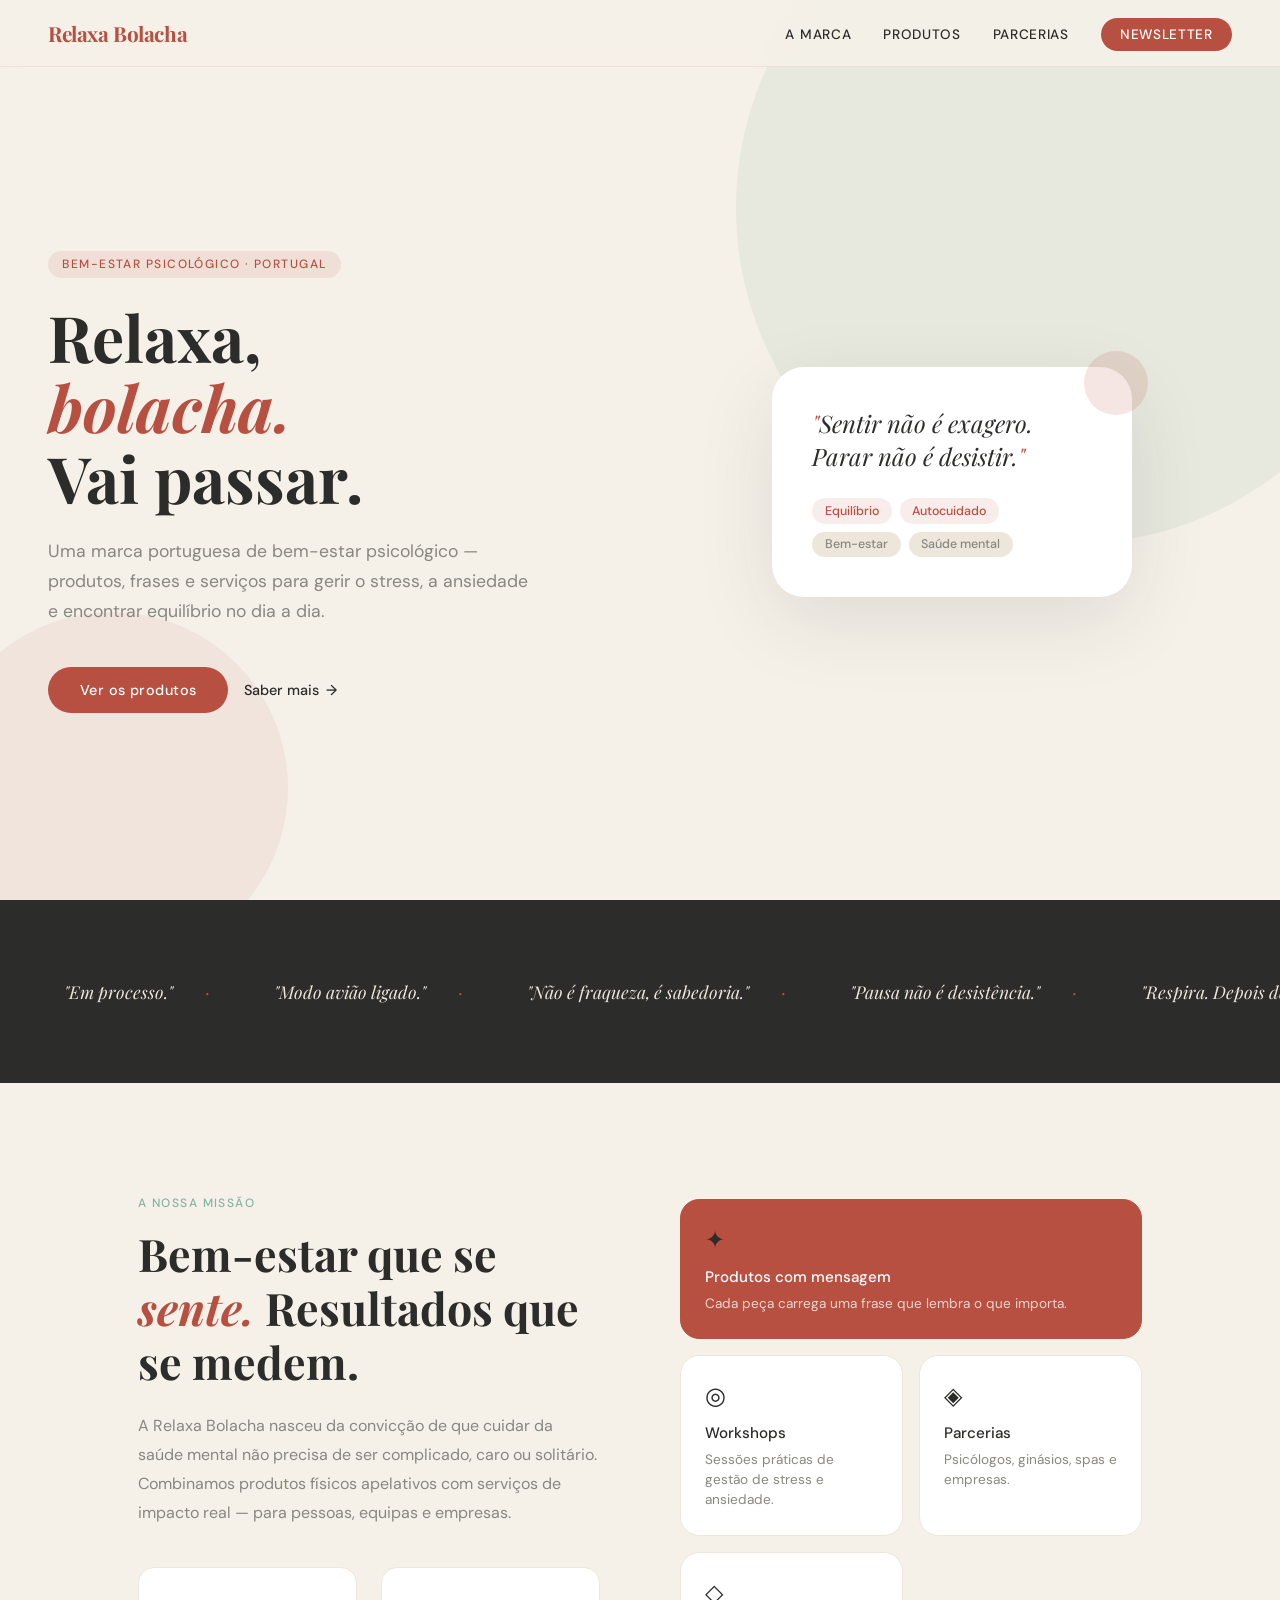
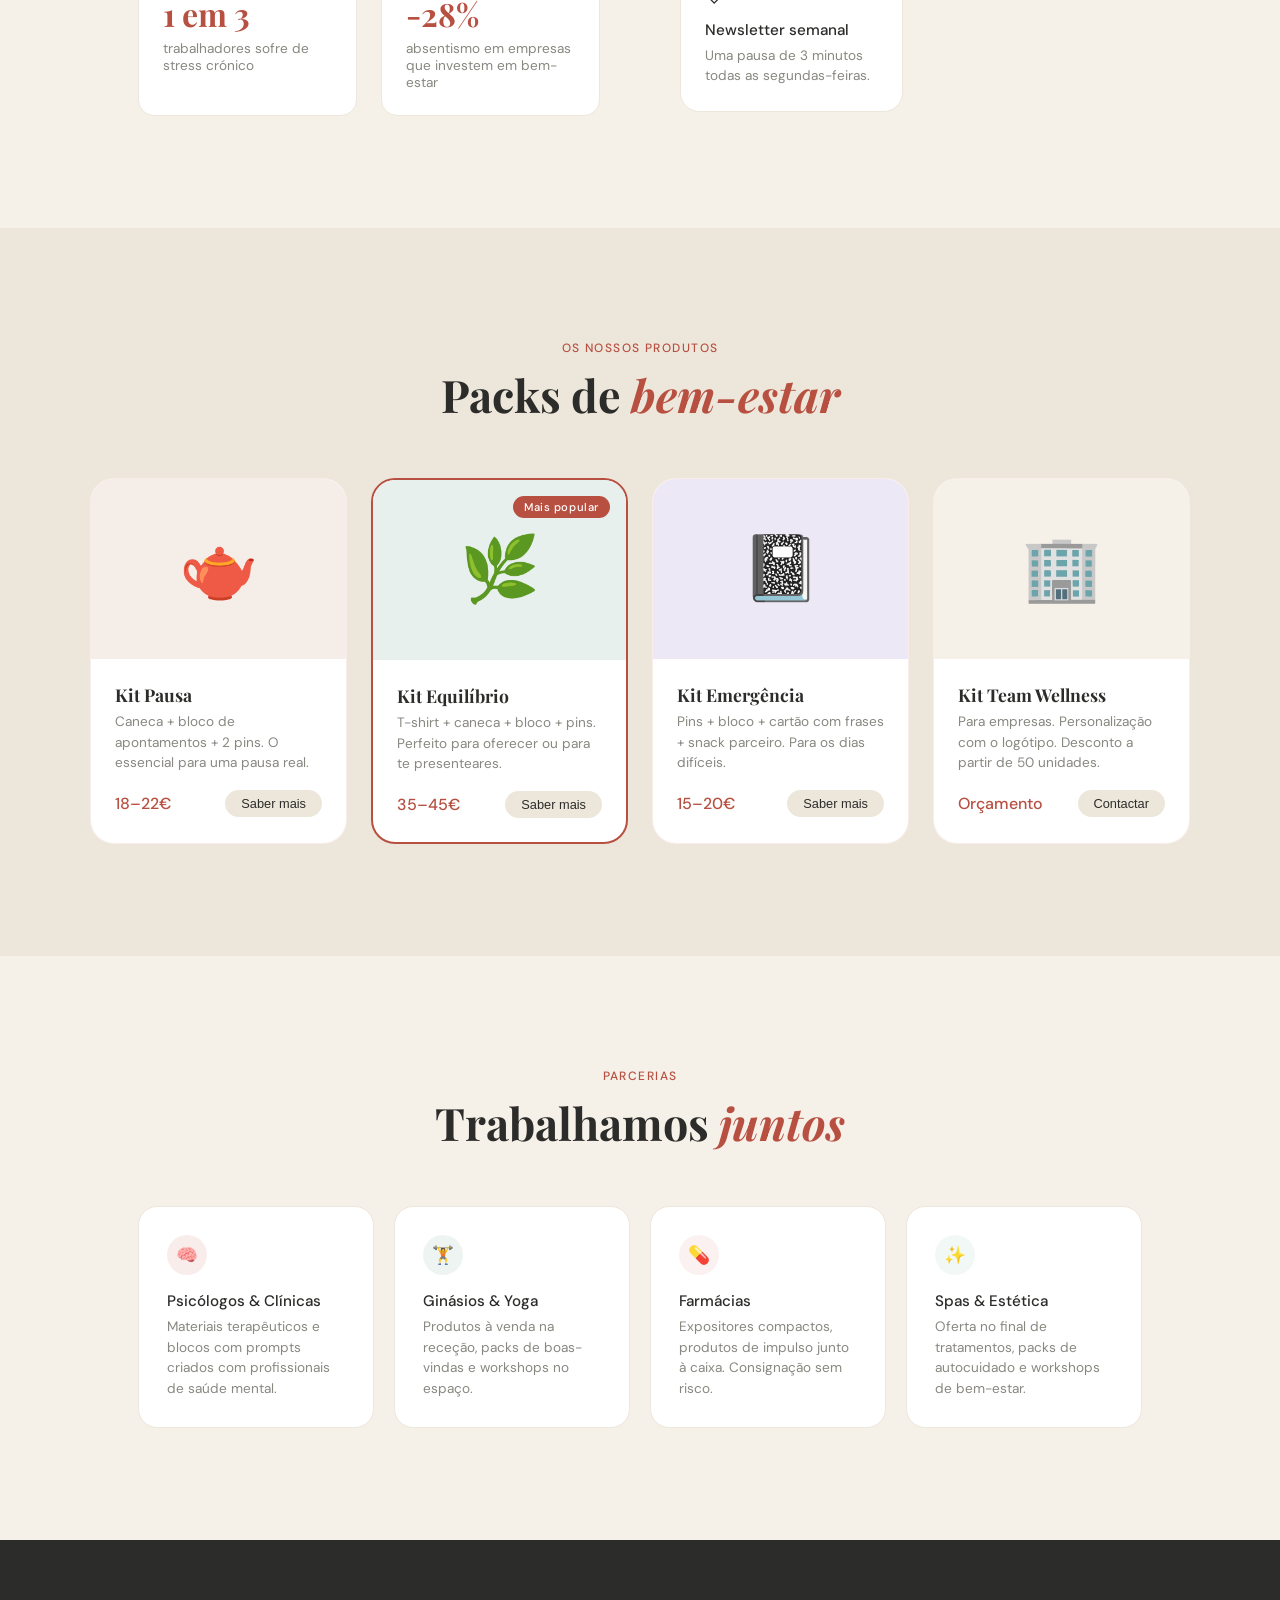
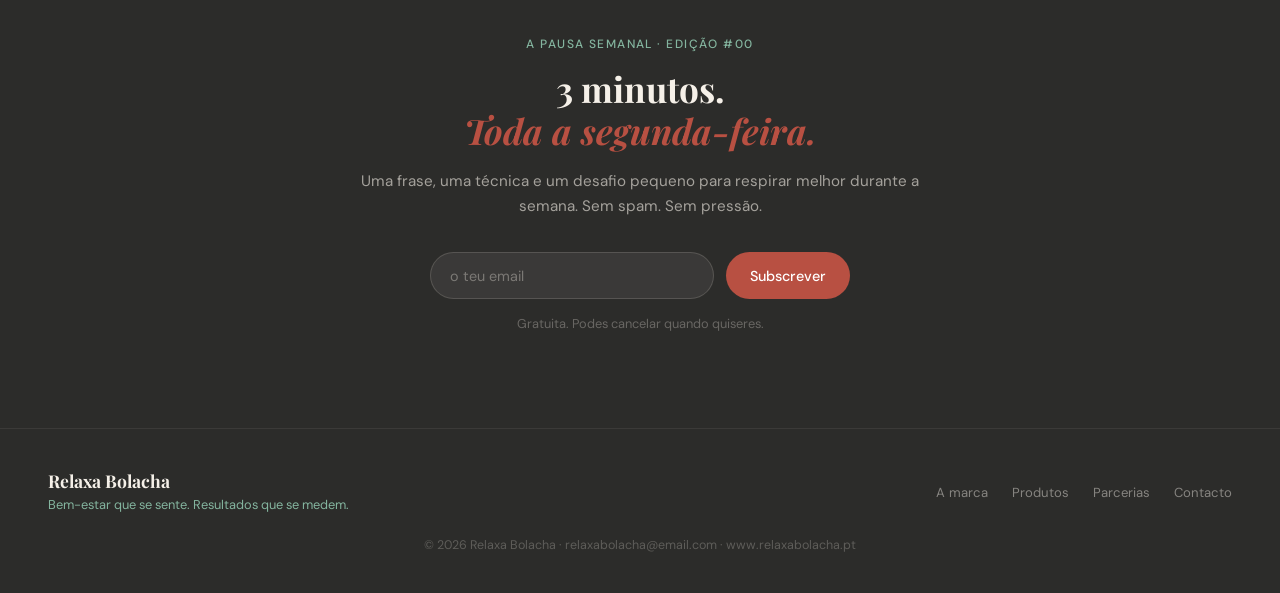
<file: index.html>
<!DOCTYPE html>
<html lang="pt">
<head>
  <meta charset="UTF-8">
  <meta name="viewport" content="width=device-width, initial-scale=1.0">
  <title>Relaxa Bolacha — Bem-estar que se sente</title>
  <link href="https://fonts.googleapis.com/css2?family=Playfair+Display:ital,wght@0,400;0,700;1,400&family=DM+Sans:wght@300;400;500&display=swap" rel="stylesheet">
  <style>
    *, *::before, *::after { box-sizing: border-box; margin: 0; padding: 0; }

    :root {
      --terra:   #B85042;
      --terra2:  #9a3e32;
      --sage:    #84B59F;
      --sage2:   #A7BEAE;
      --cream:   #F5F0E8;
      --cream2:  #EDE7DB;
      --dark:    #2C2C2A;
      --muted:   #888780;
      --white:   #FFFFFF;
    }

    html { scroll-behavior: smooth; }

    body {
      font-family: 'DM Sans', sans-serif;
      background: var(--cream);
      color: var(--dark);
      overflow-x: hidden;
    }

    /* ── NAV ── */
    nav {
      position: fixed; top: 0; left: 0; right: 0; z-index: 100;
      display: flex; align-items: center; justify-content: space-between;
      padding: 1.2rem 3rem;
      background: rgba(245,240,232,0.92);
      backdrop-filter: blur(8px);
      border-bottom: 1px solid rgba(184,80,66,0.1);
    }
    .nav-logo {
      font-family: 'Playfair Display', serif;
      font-size: 1.3rem; font-weight: 700;
      color: var(--terra); letter-spacing: -0.02em;
    }
    .nav-links { display: flex; gap: 2rem; list-style: none; }
    .nav-links a {
      font-size: 0.85rem; font-weight: 500; letter-spacing: 0.05em;
      text-transform: uppercase; color: var(--dark);
      text-decoration: none; transition: color 0.2s;
    }
    .nav-links a:hover { color: var(--terra); }
    .nav-cta {
      background: var(--terra); color: var(--white) !important;
      padding: 0.5rem 1.2rem; border-radius: 2rem;
    }
    .nav-cta:hover { background: var(--terra2); color: var(--white) !important; }

    /* ── HERO ── */
    #hero {
      min-height: 100vh;
      display: grid; grid-template-columns: 1fr 1fr;
      align-items: center;
      padding: 8rem 3rem 4rem;
      gap: 4rem;
      position: relative; overflow: hidden;
    }
    .hero-bg-circle {
      position: absolute; right: -8rem; top: -8rem;
      width: 42rem; height: 42rem; border-radius: 50%;
      background: var(--sage); opacity: 0.12;
      pointer-events: none;
    }
    .hero-bg-circle2 {
      position: absolute; left: -4rem; bottom: -4rem;
      width: 22rem; height: 22rem; border-radius: 50%;
      background: var(--terra); opacity: 0.07;
      pointer-events: none;
    }
    .hero-label {
      display: inline-block;
      font-size: 0.75rem; font-weight: 500; letter-spacing: 0.12em;
      text-transform: uppercase; color: var(--terra);
      background: rgba(184,80,66,0.1);
      padding: 0.35rem 0.9rem; border-radius: 2rem;
      margin-bottom: 1.5rem;
      animation: fadeUp 0.8s ease both;
    }
    .hero-title {
      font-family: 'Playfair Display', serif;
      font-size: clamp(2.8rem, 5vw, 4.2rem);
      line-height: 1.1; font-weight: 700;
      color: var(--dark);
      animation: fadeUp 0.8s 0.1s ease both;
    }
    .hero-title em {
      font-style: italic; color: var(--terra);
    }
    .hero-subtitle {
      margin-top: 1.5rem;
      font-size: 1.1rem; line-height: 1.7; color: var(--muted);
      max-width: 480px;
      animation: fadeUp 0.8s 0.2s ease both;
    }
    .hero-actions {
      display: flex; gap: 1rem; align-items: center;
      margin-top: 2.5rem;
      animation: fadeUp 0.8s 0.3s ease both;
    }
    .btn-primary {
      background: var(--terra); color: var(--white);
      padding: 0.9rem 2rem; border-radius: 2rem;
      font-family: 'DM Sans', sans-serif;
      font-size: 0.9rem; font-weight: 500; letter-spacing: 0.03em;
      border: none; cursor: pointer;
      text-decoration: none; display: inline-block;
      transition: background 0.2s, transform 0.15s;
    }
    .btn-primary:hover { background: var(--terra2); transform: translateY(-1px); }
    .btn-secondary {
      color: var(--dark); font-size: 0.9rem; font-weight: 500;
      text-decoration: none; display: flex; align-items: center; gap: 0.4rem;
      transition: color 0.2s;
    }
    .btn-secondary:hover { color: var(--terra); }
    .btn-secondary::after { content: '→'; }
    .hero-visual {
      display: flex; justify-content: center; align-items: center;
      animation: fadeUp 0.8s 0.2s ease both;
    }
    .hero-card {
      background: var(--white);
      border-radius: 2rem; padding: 2.5rem;
      box-shadow: 0 24px 80px rgba(44,44,42,0.1);
      max-width: 360px; width: 100%;
      position: relative;
    }
    .hero-card-accent {
      position: absolute; top: -1rem; right: -1rem;
      width: 4rem; height: 4rem; border-radius: 50%;
      background: var(--terra); opacity: 0.15;
    }
    .hero-card-quote {
      font-family: 'Playfair Display', serif;
      font-size: 1.5rem; line-height: 1.4;
      color: var(--dark); font-style: italic;
      margin-bottom: 1.5rem;
    }
    .hero-card-quote span { color: var(--terra); }
    .hero-card-tags { display: flex; flex-wrap: wrap; gap: 0.5rem; }
    .tag {
      font-size: 0.78rem; font-weight: 500;
      padding: 0.3rem 0.8rem; border-radius: 2rem;
      background: var(--cream2); color: var(--muted);
    }
    .tag.active { background: rgba(184,80,66,0.1); color: var(--terra); }

    /* ── FRASES ── */
    #frases {
      padding: 5rem 3rem;
      background: var(--dark);
      overflow: hidden;
    }
    .frases-scroll {
      display: flex; gap: 2rem;
      animation: scroll 30s linear infinite;
      width: max-content;
    }
    .frase-item {
      font-family: 'Playfair Display', serif;
      font-size: 1.1rem; font-style: italic;
      color: var(--cream2); white-space: nowrap;
      padding: 0 1rem;
      display: flex; align-items: center; gap: 2rem;
    }
    .frase-item::after {
      content: '·'; color: var(--terra); font-style: normal;
    }
    @keyframes scroll {
      from { transform: translateX(0); }
      to { transform: translateX(-50%); }
    }

    /* ── SOBRE ── */
    #sobre {
      padding: 7rem 3rem;
      display: grid; grid-template-columns: 1fr 1fr;
      gap: 5rem; align-items: center;
      max-width: 1100px; margin: 0 auto;
    }
    .sobre-label {
      font-size: 0.75rem; font-weight: 500; letter-spacing: 0.12em;
      text-transform: uppercase; color: var(--sage);
      margin-bottom: 1rem;
    }
    .sobre-title {
      font-family: 'Playfair Display', serif;
      font-size: clamp(2rem, 3.5vw, 2.8rem);
      line-height: 1.2; font-weight: 700;
    }
    .sobre-title em { font-style: italic; color: var(--terra); }
    .sobre-text {
      margin-top: 1.5rem;
      font-size: 1rem; line-height: 1.8; color: var(--muted);
    }
    .sobre-stats {
      display: grid; grid-template-columns: 1fr 1fr;
      gap: 1.5rem; margin-top: 2.5rem;
    }
    .stat {
      background: var(--white);
      border-radius: 1rem; padding: 1.5rem;
      border: 1px solid var(--cream2);
    }
    .stat-num {
      font-family: 'Playfair Display', serif;
      font-size: 2rem; font-weight: 700; color: var(--terra);
    }
    .stat-label { font-size: 0.85rem; color: var(--muted); margin-top: 0.3rem; }
    .sobre-visual {
      display: grid; grid-template-columns: 1fr 1fr;
      gap: 1rem;
    }
    .sobre-card {
      background: var(--white);
      border-radius: 1.2rem; padding: 1.5rem;
      border: 1px solid var(--cream2);
      transition: transform 0.2s, box-shadow 0.2s;
    }
    .sobre-card:hover { transform: translateY(-3px); box-shadow: 0 12px 40px rgba(44,44,42,0.08); }
    .sobre-card:first-child {
      grid-column: 1 / -1;
      background: var(--terra); border-color: var(--terra);
    }
    .sobre-card-icon { font-size: 1.5rem; margin-bottom: 0.75rem; }
    .sobre-card-title {
      font-weight: 500; font-size: 0.95rem; margin-bottom: 0.4rem;
    }
    .sobre-card:first-child .sobre-card-title { color: var(--white); }
    .sobre-card:first-child .sobre-card-desc { color: rgba(255,255,255,0.75); }
    .sobre-card-desc { font-size: 0.85rem; color: var(--muted); line-height: 1.5; }

    /* ── PRODUTOS ── */
    #produtos {
      padding: 7rem 3rem;
      background: var(--cream2);
    }
    .section-header {
      text-align: center; margin-bottom: 3.5rem;
    }
    .section-label {
      font-size: 0.75rem; font-weight: 500; letter-spacing: 0.12em;
      text-transform: uppercase; color: var(--terra);
      margin-bottom: 0.75rem; display: block;
    }
    .section-title {
      font-family: 'Playfair Display', serif;
      font-size: clamp(2rem, 3.5vw, 2.8rem);
      line-height: 1.2; font-weight: 700;
    }
    .section-title em { font-style: italic; color: var(--terra); }
    .produtos-grid {
      display: grid;
      grid-template-columns: repeat(auto-fit, minmax(240px, 1fr));
      gap: 1.5rem; max-width: 1100px; margin: 0 auto;
    }
    .produto-card {
      background: var(--white);
      border-radius: 1.5rem; overflow: hidden;
      border: 1px solid rgba(184,80,66,0.1);
      transition: transform 0.25s, box-shadow 0.25s;
    }
    .produto-card:hover { transform: translateY(-6px); box-shadow: 0 20px 60px rgba(44,44,42,0.12); }
    .produto-card.featured { border: 2px solid var(--terra); }
    .produto-img {
      height: 180px;
      display: flex; align-items: center; justify-content: center;
      font-size: 4rem; position: relative;
    }
    .produto-img.c1 { background: #F5EDE8; }
    .produto-img.c2 { background: #E8F0ED; }
    .produto-img.c3 { background: #EDE8F5; }
    .produto-img.c4 { background: #F5F0E8; }
    .badge-pop {
      position: absolute; top: 1rem; right: 1rem;
      background: var(--terra); color: var(--white);
      font-size: 0.7rem; font-weight: 500; letter-spacing: 0.05em;
      padding: 0.25rem 0.7rem; border-radius: 2rem;
    }
    .produto-body { padding: 1.5rem; }
    .produto-name {
      font-family: 'Playfair Display', serif;
      font-size: 1.1rem; font-weight: 700;
      margin-bottom: 0.4rem;
    }
    .produto-desc { font-size: 0.85rem; color: var(--muted); line-height: 1.5; margin-bottom: 1rem; }
    .produto-footer {
      display: flex; align-items: center; justify-content: space-between;
    }
    .produto-preco { font-weight: 500; font-size: 1rem; color: var(--terra); }
    .produto-btn {
      font-size: 0.8rem; font-weight: 500;
      background: var(--cream2); color: var(--dark);
      border: none; padding: 0.4rem 1rem;
      border-radius: 2rem; cursor: pointer;
      transition: background 0.2s;
    }
    .produto-btn:hover { background: var(--terra); color: var(--white); }

    /* ── PARCEIROS ── */
    #parceiros {
      padding: 7rem 3rem;
      max-width: 1100px; margin: 0 auto;
    }
    .parceiros-grid {
      display: grid; grid-template-columns: repeat(auto-fit, minmax(220px, 1fr));
      gap: 1.25rem; margin-top: 3.5rem;
    }
    .parceiro-card {
      border-radius: 1.2rem; padding: 1.75rem;
      border: 1px solid var(--cream2);
      background: var(--white);
      transition: transform 0.2s;
    }
    .parceiro-card:hover { transform: translateY(-3px); }
    .parceiro-icon {
      width: 2.5rem; height: 2.5rem; border-radius: 50%;
      display: flex; align-items: center; justify-content: center;
      font-size: 1.1rem; margin-bottom: 1rem;
    }
    .parceiro-icon.p1 { background: rgba(184,80,66,0.1); }
    .parceiro-icon.p2 { background: rgba(132,181,159,0.15); }
    .parceiro-icon.p3 { background: rgba(184,80,66,0.08); }
    .parceiro-icon.p4 { background: rgba(132,181,159,0.1); }
    .parceiro-title { font-weight: 500; font-size: 0.95rem; margin-bottom: 0.4rem; }
    .parceiro-desc { font-size: 0.85rem; color: var(--muted); line-height: 1.5; }

    /* ── NEWSLETTER ── */
    #newsletter {
      padding: 6rem 3rem;
      background: var(--dark);
      text-align: center;
    }
    .newsletter-inner { max-width: 560px; margin: 0 auto; }
    .newsletter-label {
      font-size: 0.75rem; font-weight: 500; letter-spacing: 0.12em;
      text-transform: uppercase; color: var(--sage);
      margin-bottom: 1rem; display: block;
    }
    .newsletter-title {
      font-family: 'Playfair Display', serif;
      font-size: 2.2rem; line-height: 1.2; font-weight: 700;
      color: var(--cream);
    }
    .newsletter-title em { font-style: italic; color: var(--terra); }
    .newsletter-sub {
      margin-top: 1rem; font-size: 0.95rem;
      color: rgba(245,240,232,0.6); line-height: 1.7;
    }
    .newsletter-form {
      display: flex; gap: 0.75rem; margin-top: 2rem;
      max-width: 420px; margin-left: auto; margin-right: auto;
    }
    .newsletter-input {
      flex: 1; padding: 0.85rem 1.2rem;
      border-radius: 2rem; border: 1px solid rgba(245,240,232,0.15);
      background: rgba(245,240,232,0.07); color: var(--cream);
      font-family: 'DM Sans', sans-serif; font-size: 0.9rem;
      outline: none; transition: border-color 0.2s;
    }
    .newsletter-input::placeholder { color: rgba(245,240,232,0.35); }
    .newsletter-input:focus { border-color: var(--terra); }
    .newsletter-btn {
      background: var(--terra); color: var(--white);
      border: none; padding: 0.85rem 1.5rem;
      border-radius: 2rem; font-family: 'DM Sans', sans-serif;
      font-size: 0.9rem; font-weight: 500; cursor: pointer;
      transition: background 0.2s; white-space: nowrap;
    }
    .newsletter-btn:hover { background: var(--terra2); }
    .newsletter-note {
      margin-top: 1rem; font-size: 0.8rem;
      color: rgba(245,240,232,0.3);
    }

    /* ── FOOTER ── */
    footer {
      background: var(--dark); border-top: 1px solid rgba(245,240,232,0.07);
      padding: 2.5rem 3rem;
      display: flex; align-items: center; justify-content: space-between;
      flex-wrap: wrap; gap: 1rem;
    }
    .footer-logo {
      font-family: 'Playfair Display', serif;
      font-size: 1.1rem; font-weight: 700; color: var(--cream);
    }
    .footer-tagline {
      font-size: 0.8rem; color: var(--sage); margin-top: 0.25rem;
    }
    .footer-links { display: flex; gap: 1.5rem; list-style: none; }
    .footer-links a {
      font-size: 0.82rem; color: rgba(245,240,232,0.45);
      text-decoration: none; transition: color 0.2s;
    }
    .footer-links a:hover { color: var(--cream); }
    .footer-copy {
      font-size: 0.78rem; color: rgba(245,240,232,0.25);
      width: 100%; text-align: center; margin-top: 0.5rem;
    }

    /* ── ANIMATIONS ── */
    @keyframes fadeUp {
      from { opacity: 0; transform: translateY(20px); }
      to   { opacity: 1; transform: translateY(0); }
    }

    /* ── RESPONSIVE ── */
    @media (max-width: 768px) {
      nav { padding: 1rem 1.5rem; }
      .nav-links { display: none; }
      #hero { grid-template-columns: 1fr; padding: 7rem 1.5rem 3rem; gap: 3rem; }
      #sobre { grid-template-columns: 1fr; padding: 4rem 1.5rem; gap: 3rem; }
      #produtos { padding: 4rem 1.5rem; }
      #parceiros { padding: 4rem 1.5rem; }
      #newsletter { padding: 4rem 1.5rem; }
      .newsletter-form { flex-direction: column; }
      footer { padding: 2rem 1.5rem; flex-direction: column; text-align: center; }
      .footer-links { justify-content: center; }
    }
  </style>
</head>
<body>

<!-- NAV -->
<nav>
  <div class="nav-logo">Relaxa Bolacha</div>
  <ul class="nav-links">
    <li><a href="#sobre">A marca</a></li>
    <li><a href="#produtos">Produtos</a></li>
    <li><a href="#parceiros">Parcerias</a></li>
    <li><a href="#newsletter" class="nav-cta">Newsletter</a></li>
  </ul>
</nav>

<!-- HERO -->
<section id="hero">
  <div class="hero-bg-circle"></div>
  <div class="hero-bg-circle2"></div>
  <div class="hero-content">
    <span class="hero-label">Bem-estar psicológico · Portugal</span>
    <h1 class="hero-title">
      Relaxa,<br><em>bolacha.</em><br>Vai passar.
    </h1>
    <p class="hero-subtitle">
      Uma marca portuguesa de bem-estar psicológico — produtos, frases e serviços para gerir o stress, a ansiedade e encontrar equilíbrio no dia a dia.
    </p>
    <div class="hero-actions">
      <a href="#produtos" class="btn-primary">Ver os produtos</a>
      <a href="#sobre" class="btn-secondary">Saber mais</a>
    </div>
  </div>
  <div class="hero-visual">
    <div class="hero-card">
      <div class="hero-card-accent"></div>
      <p class="hero-card-quote">
        <span>"</span>Sentir não é exagero. Parar não é desistir.<span>"</span>
      </p>
      <div class="hero-card-tags">
        <span class="tag active">Equilíbrio</span>
        <span class="tag active">Autocuidado</span>
        <span class="tag">Bem-estar</span>
        <span class="tag">Saúde mental</span>
      </div>
    </div>
  </div>
</section>

<!-- FRASES ANIMADAS -->
<section id="frases">
  <div class="frases-scroll">
    <span class="frase-item">"Em processo."</span>
    <span class="frase-item">"Modo avião ligado."</span>
    <span class="frase-item">"Não é fraqueza, é sabedoria."</span>
    <span class="frase-item">"Pausa não é desistência."</span>
    <span class="frase-item">"Respira. Depois decide."</span>
    <span class="frase-item">"Hoje chega."</span>
    <span class="frase-item">"Em construção permanente."</span>
    <span class="frase-item">"Pequenos passos também são movimento."</span>
    <span class="frase-item">"Em processo."</span>
    <span class="frase-item">"Modo avião ligado."</span>
    <span class="frase-item">"Não é fraqueza, é sabedoria."</span>
    <span class="frase-item">"Pausa não é desistência."</span>
    <span class="frase-item">"Respira. Depois decide."</span>
    <span class="frase-item">"Hoje chega."</span>
    <span class="frase-item">"Em construção permanente."</span>
    <span class="frase-item">"Pequenos passos também são movimento."</span>
  </div>
</section>

<!-- SOBRE -->
<section id="sobre">
  <div class="sobre-text-col">
    <p class="sobre-label">A nossa missão</p>
    <h2 class="sobre-title">Bem-estar que se <em>sente.</em> Resultados que se medem.</h2>
    <p class="sobre-text">
      A Relaxa Bolacha nasceu da convicção de que cuidar da saúde mental não precisa de ser complicado, caro ou solitário. Combinamos produtos físicos apelativos com serviços de impacto real — para pessoas, equipas e empresas.
    </p>
    <div class="sobre-stats">
      <div class="stat">
        <div class="stat-num">1 em 3</div>
        <div class="stat-label">trabalhadores sofre de stress crónico</div>
      </div>
      <div class="stat">
        <div class="stat-num">-28%</div>
        <div class="stat-label">absentismo em empresas que investem em bem-estar</div>
      </div>
    </div>
  </div>
  <div class="sobre-visual">
    <div class="sobre-card">
      <div class="sobre-card-icon">✦</div>
      <div class="sobre-card-title">Produtos com mensagem</div>
      <div class="sobre-card-desc">Cada peça carrega uma frase que lembra o que importa.</div>
    </div>
    <div class="sobre-card">
      <div class="sobre-card-icon">◎</div>
      <div class="sobre-card-title">Workshops</div>
      <div class="sobre-card-desc">Sessões práticas de gestão de stress e ansiedade.</div>
    </div>
    <div class="sobre-card">
      <div class="sobre-card-icon">◈</div>
      <div class="sobre-card-title">Parcerias</div>
      <div class="sobre-card-desc">Psicólogos, ginásios, spas e empresas.</div>
    </div>
    <div class="sobre-card">
      <div class="sobre-card-icon">◇</div>
      <div class="sobre-card-title">Newsletter semanal</div>
      <div class="sobre-card-desc">Uma pausa de 3 minutos todas as segundas-feiras.</div>
    </div>
  </div>
</section>

<!-- PRODUTOS -->
<section id="produtos">
  <div class="section-header">
    <span class="section-label">Os nossos produtos</span>
    <h2 class="section-title">Packs de <em>bem-estar</em></h2>
  </div>
  <div class="produtos-grid">
    <div class="produto-card">
      <div class="produto-img c1">🫖</div>
      <div class="produto-body">
        <div class="produto-name">Kit Pausa</div>
        <div class="produto-desc">Caneca + bloco de apontamentos + 2 pins. O essencial para uma pausa real.</div>
        <div class="produto-footer">
          <span class="produto-preco">18–22€</span>
          <button class="produto-btn">Saber mais</button>
        </div>
      </div>
    </div>
    <div class="produto-card featured">
      <div class="produto-img c2">
        🌿
        <span class="badge-pop">Mais popular</span>
      </div>
      <div class="produto-body">
        <div class="produto-name">Kit Equilíbrio</div>
        <div class="produto-desc">T-shirt + caneca + bloco + pins. Perfeito para oferecer ou para te presenteares.</div>
        <div class="produto-footer">
          <span class="produto-preco">35–45€</span>
          <button class="produto-btn">Saber mais</button>
        </div>
      </div>
    </div>
    <div class="produto-card">
      <div class="produto-img c3">📓</div>
      <div class="produto-body">
        <div class="produto-name">Kit Emergência</div>
        <div class="produto-desc">Pins + bloco + cartão com frases + snack parceiro. Para os dias difíceis.</div>
        <div class="produto-footer">
          <span class="produto-preco">15–20€</span>
          <button class="produto-btn">Saber mais</button>
        </div>
      </div>
    </div>
    <div class="produto-card">
      <div class="produto-img c4">🏢</div>
      <div class="produto-body">
        <div class="produto-name">Kit Team Wellness</div>
        <div class="produto-desc">Para empresas. Personalização com o logótipo. Desconto a partir de 50 unidades.</div>
        <div class="produto-footer">
          <span class="produto-preco">Orçamento</span>
          <button class="produto-btn">Contactar</button>
        </div>
      </div>
    </div>
  </div>
</section>

<!-- PARCEIROS -->
<section id="parceiros">
  <div class="section-header">
    <span class="section-label">Parcerias</span>
    <h2 class="section-title">Trabalhamos <em>juntos</em></h2>
  </div>
  <div class="parceiros-grid">
    <div class="parceiro-card">
      <div class="parceiro-icon p1">🧠</div>
      <div class="parceiro-title">Psicólogos & Clínicas</div>
      <div class="parceiro-desc">Materiais terapêuticos e blocos com prompts criados com profissionais de saúde mental.</div>
    </div>
    <div class="parceiro-card">
      <div class="parceiro-icon p2">🏋️</div>
      <div class="parceiro-title">Ginásios & Yoga</div>
      <div class="parceiro-desc">Produtos à venda na receção, packs de boas-vindas e workshops no espaço.</div>
    </div>
    <div class="parceiro-card">
      <div class="parceiro-icon p3">💊</div>
      <div class="parceiro-title">Farmácias</div>
      <div class="parceiro-desc">Expositores compactos, produtos de impulso junto à caixa. Consignação sem risco.</div>
    </div>
    <div class="parceiro-card">
      <div class="parceiro-icon p4">✨</div>
      <div class="parceiro-title">Spas & Estética</div>
      <div class="parceiro-desc">Oferta no final de tratamentos, packs de autocuidado e workshops de bem-estar.</div>
    </div>
  </div>
</section>

<!-- NEWSLETTER -->
<section id="newsletter">
  <div class="newsletter-inner">
    <span class="newsletter-label">A Pausa Semanal · Edição #00</span>
    <h2 class="newsletter-title">3 minutos.<br><em>Toda a segunda-feira.</em></h2>
    <p class="newsletter-sub">Uma frase, uma técnica e um desafio pequeno para respirar melhor durante a semana. Sem spam. Sem pressão.</p>
    <div class="newsletter-form">
      <input type="email" class="newsletter-input" placeholder="o teu email">
      <button class="newsletter-btn">Subscrever</button>
    </div>
    <p class="newsletter-note">Gratuita. Podes cancelar quando quiseres.</p>
  </div>
</section>

<!-- FOOTER -->
<footer>
  <div>
    <div class="footer-logo">Relaxa Bolacha</div>
    <div class="footer-tagline">Bem-estar que se sente. Resultados que se medem.</div>
  </div>
  <ul class="footer-links">
    <li><a href="#sobre">A marca</a></li>
    <li><a href="#produtos">Produtos</a></li>
    <li><a href="#parceiros">Parcerias</a></li>
    <li><a href="mailto:relaxabolacha@email.com">Contacto</a></li>
  </ul>
  <p class="footer-copy">© 2026 Relaxa Bolacha · relaxabolacha@email.com · www.relaxabolacha.pt</p>
</footer>

</body>
</html>
</file>
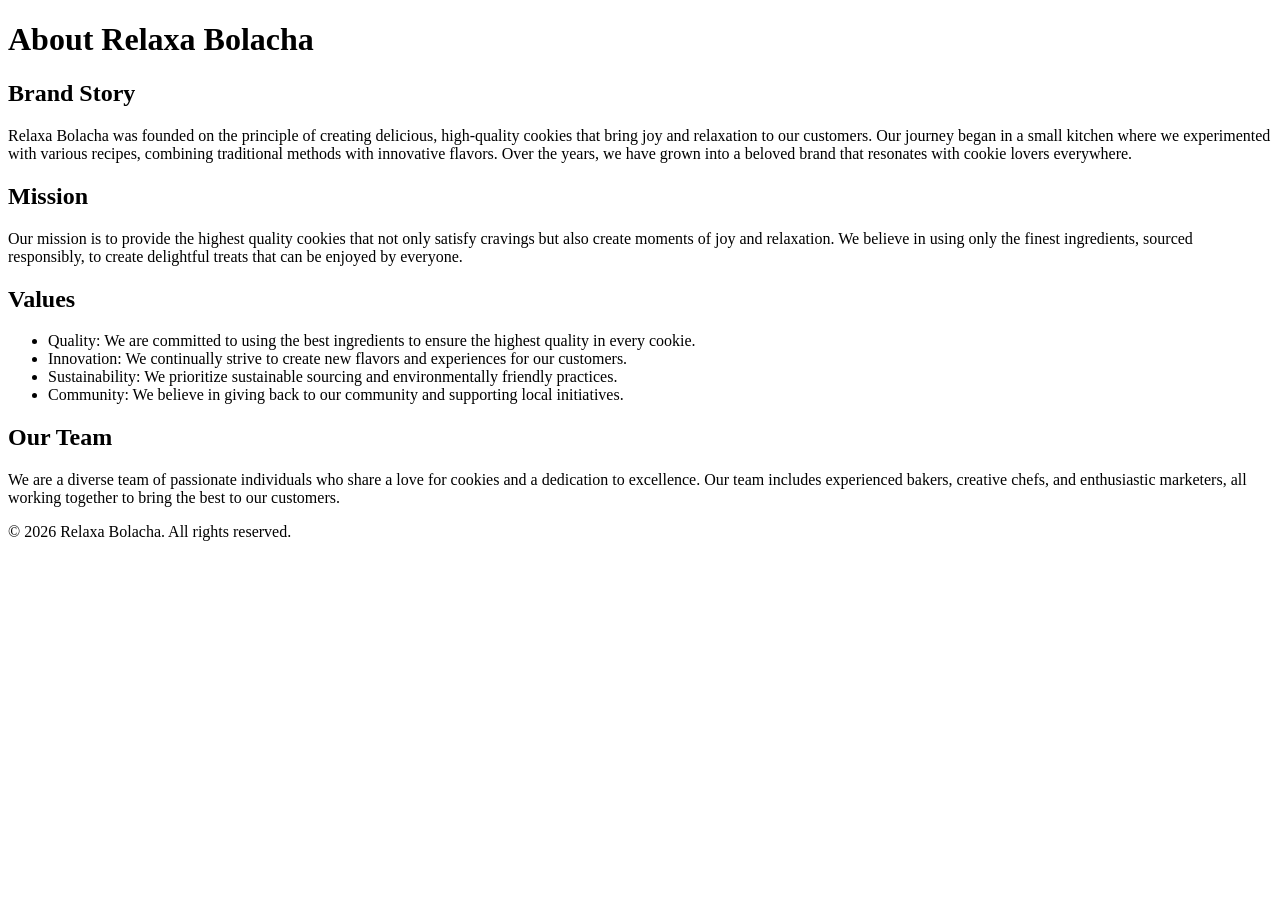
<file: pages/about.html>
<!DOCTYPE html>
<html lang="en">
<head>
    <meta charset="UTF-8">
    <meta name="viewport" content="width=device-width, initial-scale=1.0">
    <title>About Us - Relaxa Bolacha</title>
</head>
<body>
    <header>
        <h1>About Relaxa Bolacha</h1>
    </header>
    <section id="brand-story">
        <h2>Brand Story</h2>
        <p>Relaxa Bolacha was founded on the principle of creating delicious, high-quality cookies that bring joy and relaxation to our customers. Our journey began in a small kitchen where we experimented with various recipes, combining traditional methods with innovative flavors. Over the years, we have grown into a beloved brand that resonates with cookie lovers everywhere.</p>
    </section>
    <section id="mission">
        <h2>Mission</h2>
        <p>Our mission is to provide the highest quality cookies that not only satisfy cravings but also create moments of joy and relaxation. We believe in using only the finest ingredients, sourced responsibly, to create delightful treats that can be enjoyed by everyone.</p>
    </section>
    <section id="values">
        <h2>Values</h2>
        <ul>
            <li>Quality: We are committed to using the best ingredients to ensure the highest quality in every cookie.</li>
            <li>Innovation: We continually strive to create new flavors and experiences for our customers.</li>
            <li>Sustainability: We prioritize sustainable sourcing and environmentally friendly practices.</li>
            <li>Community: We believe in giving back to our community and supporting local initiatives.</li>
        </ul>
    </section>
    <section id="team">
        <h2>Our Team</h2>
        <p>We are a diverse team of passionate individuals who share a love for cookies and a dedication to excellence. Our team includes experienced bakers, creative chefs, and enthusiastic marketers, all working together to bring the best to our customers.</p>
    </section>
    <footer>
        <p>&copy; 2026 Relaxa Bolacha. All rights reserved.</p>
    </footer>
</body>
</html>
</file>
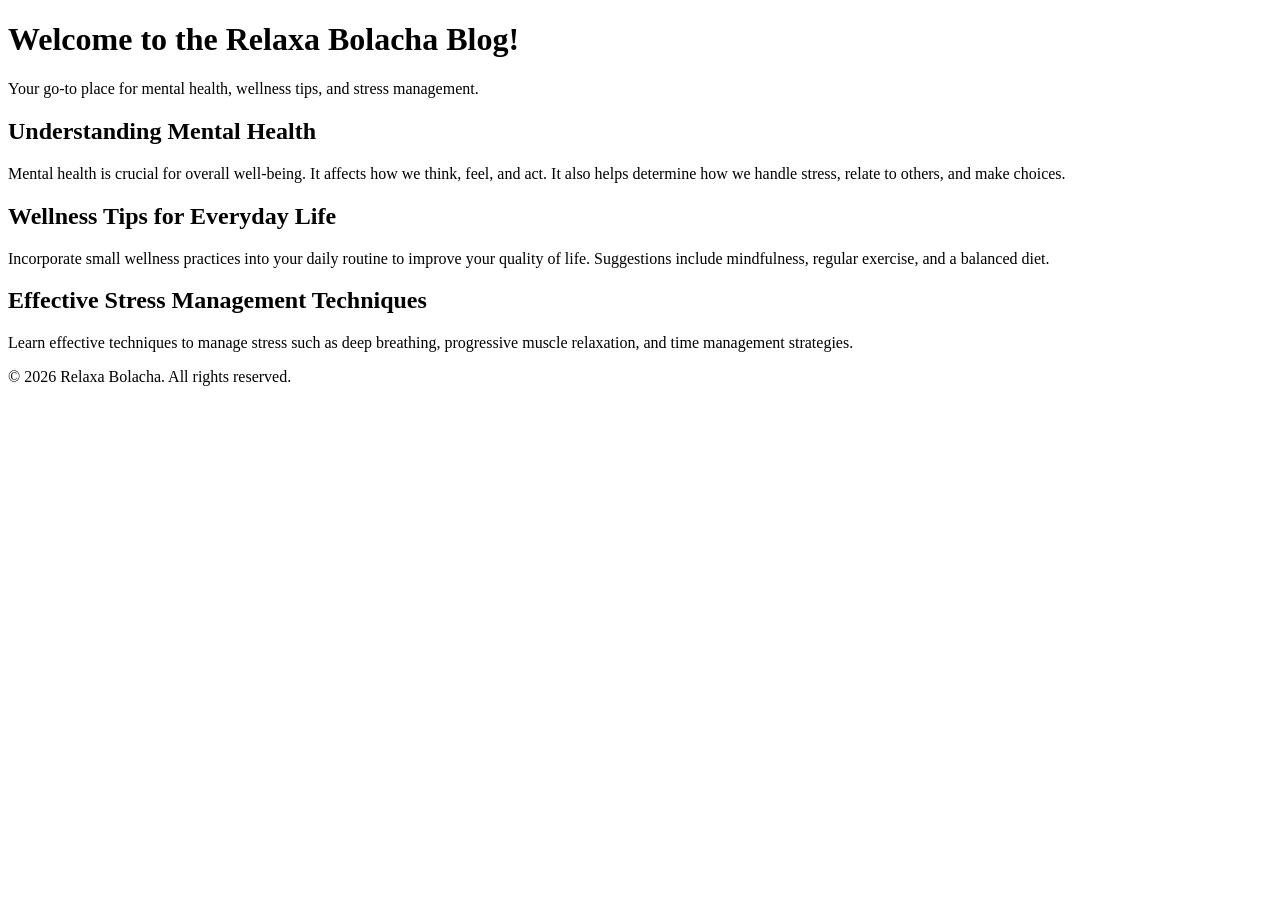
<file: pages/blog.html>
<!DOCTYPE html>
<html lang="en">
<head>
    <meta charset="UTF-8">
    <meta name="viewport" content="width=device-width, initial-scale=1.0">
    <title>Blog - Relaxa Bolacha</title>
</head>
<body>
    <header>
        <h1>Welcome to the Relaxa Bolacha Blog!</h1>
        <p>Your go-to place for mental health, wellness tips, and stress management.</p>
    </header>
    <main>
        <section>
            <article>
                <h2>Understanding Mental Health</h2>
                <p>Mental health is crucial for overall well-being. It affects how we think, feel, and act. It also helps determine how we handle stress, relate to others, and make choices.</p>
            </article>
            <article>
                <h2>Wellness Tips for Everyday Life</h2>
                <p>Incorporate small wellness practices into your daily routine to improve your quality of life. Suggestions include mindfulness, regular exercise, and a balanced diet.</p>
            </article>
            <article>
                <h2>Effective Stress Management Techniques</h2>
                <p>Learn effective techniques to manage stress such as deep breathing, progressive muscle relaxation, and time management strategies.</p>
            </article>
        </section>
    </main>
    <footer>
        <p>&copy; 2026 Relaxa Bolacha. All rights reserved.</p>
    </footer>
</body>
</html>
</file>
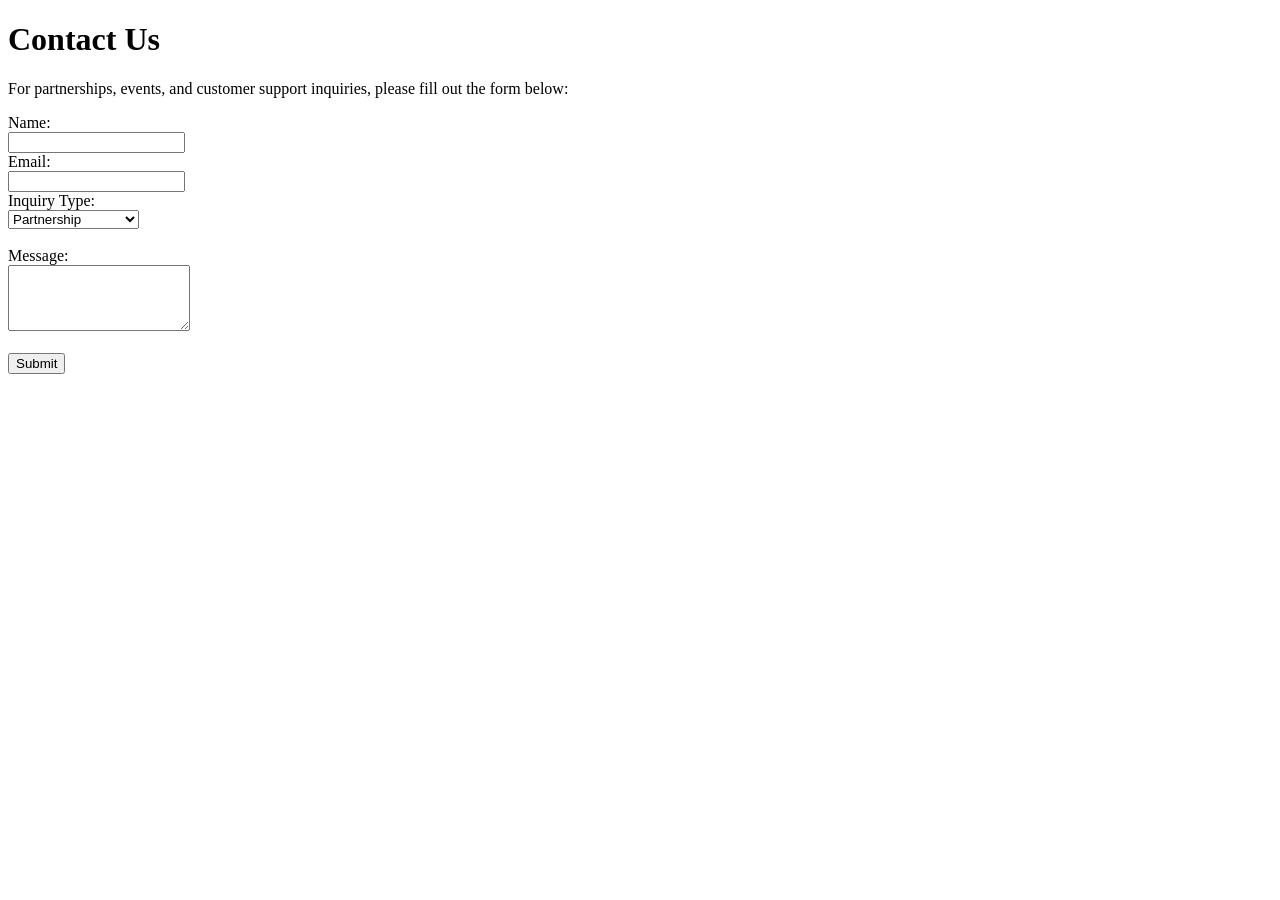
<file: pages/contact.html>
<!DOCTYPE html>
<html lang="en">
<head>
    <meta charset="UTF-8">
    <meta name="viewport" content="width=device-width, initial-scale=1.0">
    <title>Contact Us</title>
</head>
<body>
    <h1>Contact Us</h1>
    <p>For partnerships, events, and customer support inquiries, please fill out the form below:</p>
    <form action="/submit-inquiry" method="POST">
        <label for="name">Name:</label><br>
        <input type="text" id="name" name="name" required><br>
        <label for="email">Email:</label><br>
        <input type="email" id="email" name="email" required><br>
        <label for="inquiry-type">Inquiry Type:</label><br>
        <select id="inquiry-type" name="inquiry-type" required>
            <option value="partnership">Partnership</option>
            <option value="event">Event</option>
            <option value="support">Customer Support</option>
        </select><br><br>
        <label for="message">Message:</label><br>
        <textarea id="message" name="message" rows="4" required></textarea><br><br>
        <input type="submit" value="Submit">
    </form>
</body>
</html>
</file>
